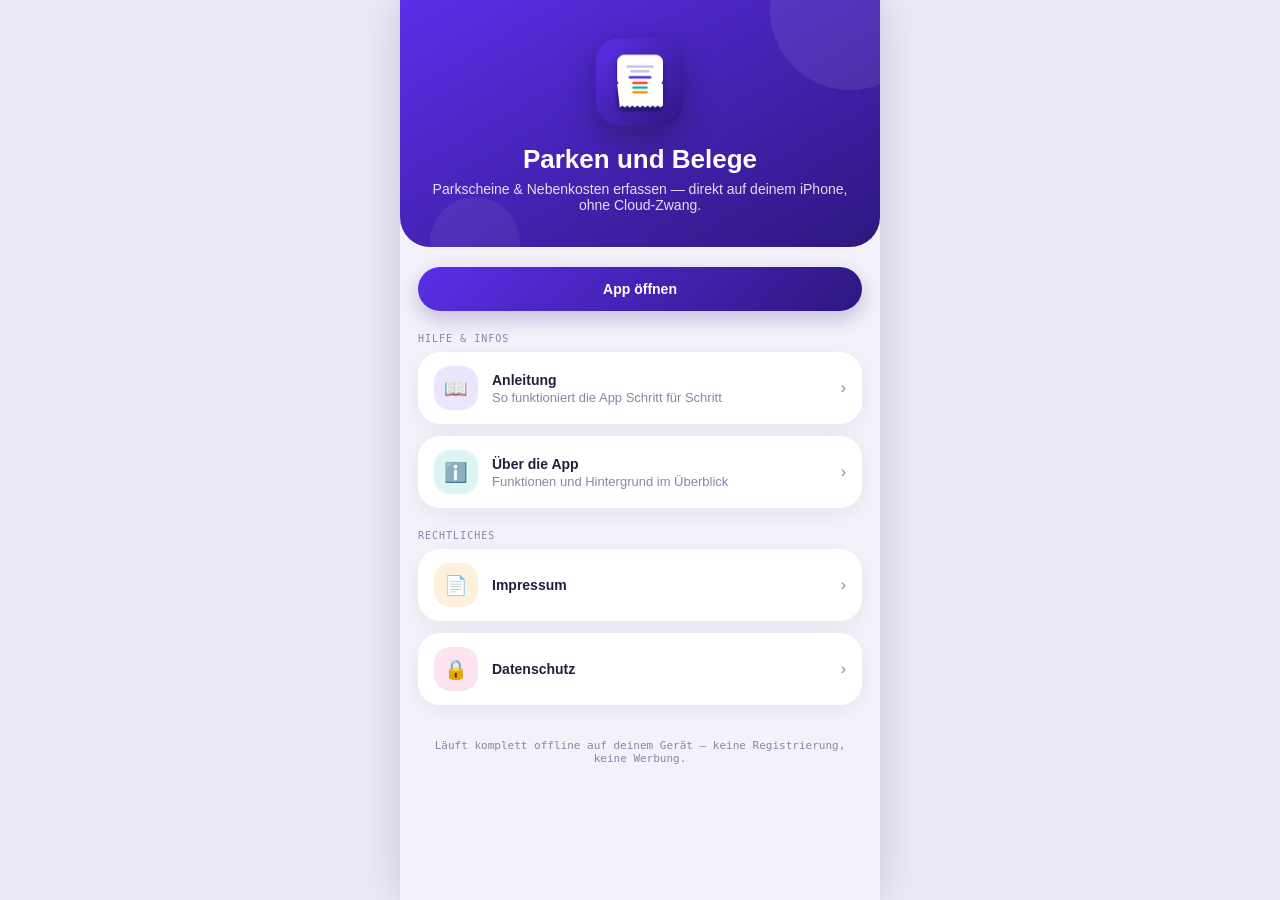
<file: index.html>
<!DOCTYPE html>
<html lang="de">
<head>
<meta charset="UTF-8">
<meta name="viewport" content="width=device-width, initial-scale=1, viewport-fit=cover, maximum-scale=1">
<title>Parken und Belege</title>
<meta name="description" content="Parkscheine und Nebenkosten erfassen, verwalten und als PDF exportieren.">

<link rel="manifest" href="app.webmanifest">
<link rel="apple-touch-icon" href="icon-192.png">
<meta name="apple-mobile-web-app-capable" content="yes">
<meta name="apple-mobile-web-app-status-bar-style" content="black-translucent">
<meta name="apple-mobile-web-app-title" content="Parken & Belege">
<meta name="theme-color" content="#4A2FBF">

<link rel="stylesheet" href="style.css">
<style>
  /* Nur für die Startseite: etwas mehr Luft, da sie ohne die App-Navigation auskommt */
  .start-logo { width: 88px; height: 88px; border-radius: 24px; box-shadow: 0 14px 30px rgba(20,16,35,0.35); }
  .start-tagline { font-size: 14px; color: rgba(255,255,255,0.85); margin-top: 6px; }
  .start-nav-card { display: flex; align-items: center; gap: 14px; text-decoration: none; }
  .start-nav-card .label { font-family: ui-rounded, -apple-system, BlinkMacSystemFont, sans-serif; font-weight: 700; font-size: 14px; color: var(--ink); }
  .start-nav-card .sub { font-family: -apple-system, BlinkMacSystemFont, sans-serif; font-size: 13px; color: var(--sub); margin-top: 2px; }
</style>
</head>
<body>
<div id="app">
  <div class="header" style="text-align:center;padding-top:max(38px, env(safe-area-inset-top));padding-bottom:34px;border-radius:0 0 30px 30px;">
    <div class="blob1"></div><div class="blob2"></div>
    <img class="start-logo" src="icon-192.png" alt="App-Icon Parken und Belege">
    <div class="header-title" style="margin-top:14px;font-size:26px;">Parken und Belege</div>
    <div class="start-tagline">Parkscheine &amp; Nebenkosten erfassen — direkt auf deinem iPhone, ohne Cloud-Zwang.</div>
  </div>

  <div class="content" style="padding-top:20px">
    <a href="app.html" class="btn-primary" style="display:flex;align-items:center;justify-content:center;text-decoration:none;">App öffnen</a>

    <div style="font-family:ui-monospace, monospace;font-size:10px;color:var(--sub);letter-spacing:1px;margin:22px 0 8px">HILFE &amp; INFOS</div>

    <a href="app.html?screen=guide" class="card start-nav-card">
      <div style="width:44px;height:44px;border-radius:16px;background:rgba(91,46,232,0.12);color:var(--violet);display:flex;align-items:center;justify-content:center;flex-shrink:0;font-size:19px;">📖</div>
      <div style="flex:1">
        <div class="label">Anleitung</div>
        <div class="sub">So funktioniert die App Schritt für Schritt</div>
      </div>
      <div style="color:var(--sub)">›</div>
    </a>

    <a href="app.html?screen=about" class="card start-nav-card">
      <div style="width:44px;height:44px;border-radius:16px;background:rgba(0,191,166,0.14);color:var(--teal);display:flex;align-items:center;justify-content:center;flex-shrink:0;font-size:19px;">ℹ️</div>
      <div style="flex:1">
        <div class="label">Über die App</div>
        <div class="sub">Funktionen und Hintergrund im Überblick</div>
      </div>
      <div style="color:var(--sub)">›</div>
    </a>

    <div style="font-family:ui-monospace, monospace;font-size:10px;color:var(--sub);letter-spacing:1px;margin:22px 0 8px">RECHTLICHES</div>

    <a href="impressum.html" class="card start-nav-card">
      <div style="width:44px;height:44px;border-radius:16px;background:rgba(255,149,0,0.14);color:var(--amber);display:flex;align-items:center;justify-content:center;flex-shrink:0;font-size:19px;">📄</div>
      <div style="flex:1">
        <div class="label">Impressum</div>
      </div>
      <div style="color:var(--sub)">›</div>
    </a>

    <a href="datenschutz.html" class="card start-nav-card">
      <div style="width:44px;height:44px;border-radius:16px;background:rgba(236,61,150,0.14);color:var(--pink);display:flex;align-items:center;justify-content:center;flex-shrink:0;font-size:19px;">🔒</div>
      <div style="flex:1">
        <div class="label">Datenschutz</div>
      </div>
      <div style="color:var(--sub)">›</div>
    </a>

    <div style="text-align:center;padding:22px 0 8px;font-size:11px;color:var(--sub);font-family:ui-monospace, monospace">
      Läuft komplett offline auf deinem Gerät — keine Registrierung, keine Werbung.
    </div>
  </div>
</div>
<script src="db.js"></script>
<script>
  dbGetMeta('darkMode').then(dark => document.body.classList.toggle('dark', !!dark)).catch(() => {});
</script>
</body>
</html>
</file>
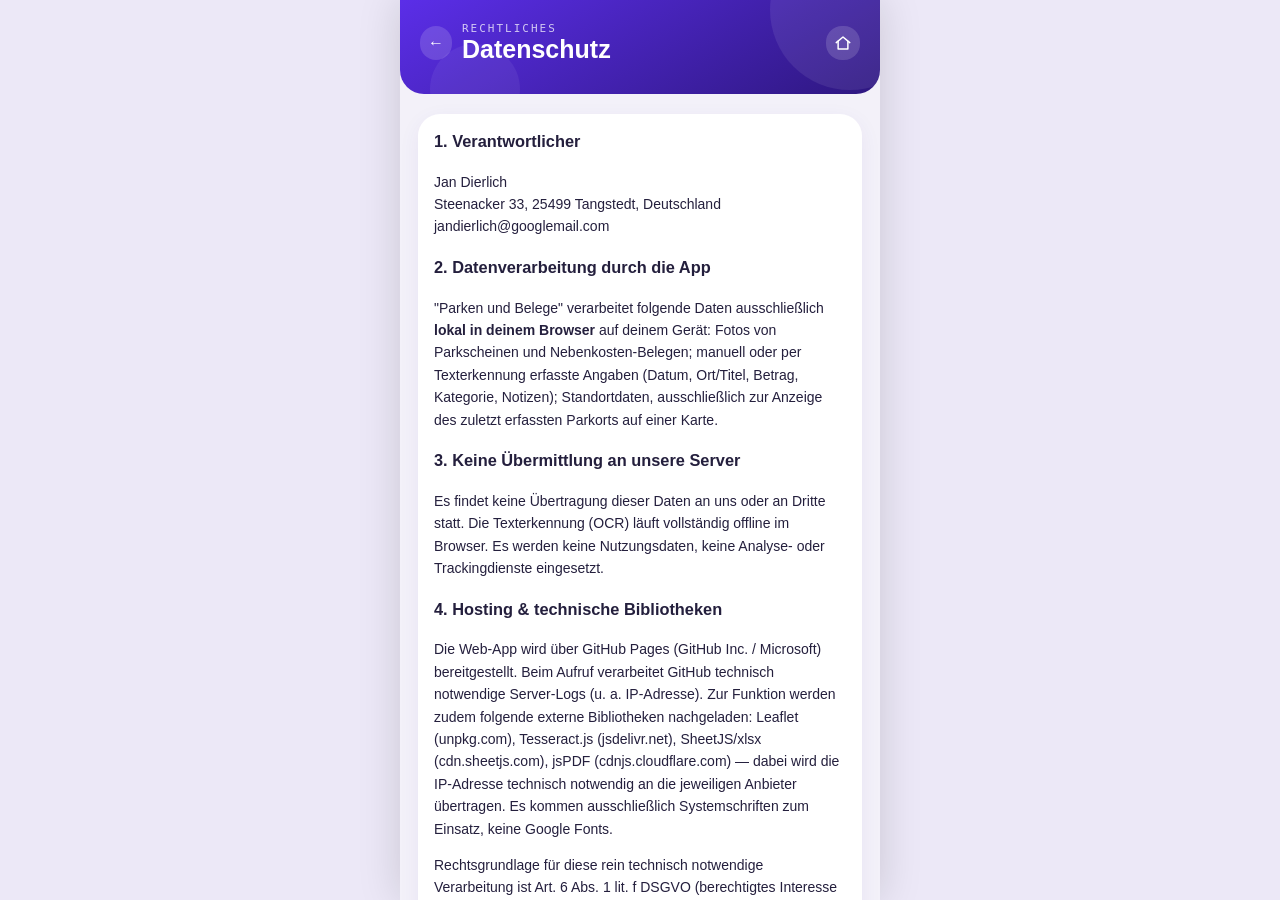
<file: datenschutz.html>
<!DOCTYPE html>
<html lang="de">
<head>
<meta charset="UTF-8">
<meta name="viewport" content="width=device-width, initial-scale=1">
<title>Datenschutzerklärung — Parken und Belege</title>
<link rel="manifest" href="app.webmanifest">
<link rel="apple-touch-icon" href="icon-192.png">
<meta name="theme-color" content="#4A2FBF">
<link rel="stylesheet" href="style.css">
</head>
<body>
<div id="app">
  <div class="header">
    <div class="blob1"></div><div class="blob2"></div>
    <div class="header-row">
      <a href="app.html" class="header-btn" style="text-decoration:none;display:flex">←</a>
      <div style="flex:1"><div class="header-sub">Rechtliches</div><div class="header-title">Datenschutz</div></div>
      <a href="index.html" class="header-btn" style="text-decoration:none;display:flex" title="Zur Startseite"><svg width="18" height="18" viewBox="0 0 24 24" fill="none" stroke="currentColor" stroke-width="2" stroke-linecap="round" stroke-linejoin="round"><path d="M3 11.5 12 4l9 7.5"/><path d="M5.5 9.5V20h13V9.5"/></svg></a>
    </div>
  </div>
  <div class="content" style="padding-top:20px;font-size:14px;line-height:1.6">
    <div class="card">
      <h3 style="margin-top:0">1. Verantwortlicher</h3>
      <p>Jan Dierlich<br>Steenacker 33, 25499 Tangstedt, Deutschland<br>jandierlich@googlemail.com</p>

      <h3>2. Datenverarbeitung durch die App</h3>
      <p>"Parken und Belege" verarbeitet folgende Daten ausschließlich <strong>lokal in deinem Browser</strong> auf deinem Gerät: Fotos von Parkscheinen und Nebenkosten-Belegen; manuell oder per Texterkennung erfasste Angaben (Datum, Ort/Titel, Betrag, Kategorie, Notizen); Standortdaten, ausschließlich zur Anzeige des zuletzt erfassten Parkorts auf einer Karte.</p>

      <h3>3. Keine Übermittlung an unsere Server</h3>
      <p>Es findet keine Übertragung dieser Daten an uns oder an Dritte statt. Die Texterkennung (OCR) läuft vollständig offline im Browser. Es werden keine Nutzungsdaten, keine Analyse- oder Trackingdienste eingesetzt.</p>

      <h3>4. Hosting & technische Bibliotheken</h3>
      <p>Die Web-App wird über GitHub Pages (GitHub Inc. / Microsoft) bereitgestellt. Beim Aufruf verarbeitet GitHub technisch notwendige Server-Logs (u. a. IP-Adresse). Zur Funktion werden zudem folgende externe Bibliotheken nachgeladen: Leaflet (unpkg.com), Tesseract.js (jsdelivr.net), SheetJS/xlsx (cdn.sheetjs.com), jsPDF (cdnjs.cloudflare.com) — dabei wird die IP-Adresse technisch notwendig an die jeweiligen Anbieter übertragen. Es kommen ausschließlich Systemschriften zum Einsatz, keine Google Fonts.</p>
      <p>Rechtsgrundlage für diese rein technisch notwendige Verarbeitung ist Art. 6 Abs. 1 lit. f DSGVO (berechtigtes Interesse an einer zuverlässigen, kostenfreien Bereitstellung der App). Ein Cookie-Consent-Banner ist nicht erforderlich: Die App setzt keine Cookies, und die lokale Speicherung deiner Daten im Browser (IndexedDB) fällt unter die Ausnahme des § 25 Abs. 2 Nr. 2 TDDDG, da sie unbedingt erforderlich ist, um die von dir ausdrücklich gewünschte Funktion (Speichern deiner Belege) bereitzustellen.</p>
      <p>Die genannten Anbieter (GitHub/Microsoft, Cloudflare) haben ihren Sitz bzw. Serverstandorte teilweise in den USA. Beide sind aktuell nach dem EU-US Data Privacy Framework zertifiziert, das von der EU-Kommission als Grundlage für solche Datenübermittlungen anerkannt ist. Da dieser Rahmen rechtlich und politisch in Bewegung ist, kann sich das künftig ändern — verlässliche, tagesaktuelle Auskunft dazu geben nur die Anbieter selbst oder eine rechtliche Beratung.</p>

      <h3>5. Kartendarstellung</h3>
      <p>Kartendaten: © OpenStreetMap-Mitwirkende, Open Database License. Die Kartenkacheln werden direkt von tile.openstreetmap.org geladen (Betreiber: OpenStreetMap Foundation, Vereinigtes Königreich); dabei wird die IP-Adresse technisch notwendig übertragen.</p>

      <h3>6. Kamera-, Standort- und Mikrofonzugriff</h3>
      <p>Die App fragt Zugriff auf Kamera (zum Scannen von Belegen), Standort (zur Kartenanzeige) und Mikrofon (für optionale Sprachnotizen) an. Sprachnotizen werden ebenso wie Fotos ausschließlich lokal auf deinem Gerät gespeichert, nicht übertragen. Diese Berechtigungen können jederzeit in den Safari-/iPhone-Einstellungen widerrufen werden.</p>

      <h3>7. Speicherdauer und Löschung</h3>
      <p>Die Daten verbleiben im Browser-Speicher, bis du sie selbst löschst oder die Website-Daten in Safari leerst. Ein manueller Export/Backup ist über die Download-Funktion in der App möglich.</p>

      <h3>8. Deine Rechte</h3>
      <p>Da keine Beleg- oder Nutzungsdaten außerhalb deines Geräts verarbeitet werden, liegt die vollständige Kontrolle bei dir. Dir stehen unabhängig davon die Rechte auf Auskunft, Berichtigung, Löschung, Einschränkung der Verarbeitung, Datenübertragbarkeit und Widerspruch gemäß Art. 15–21 DSGVO zu. Bei Fragen: jandierlich@googlemail.com</p>
      <p>Du hast außerdem das Recht, dich bei einer Datenschutz-Aufsichtsbehörde zu beschweren, z. B. bei der für deinen Wohnort zuständigen Landesdatenschutzbehörde.</p>
    </div>
  </div>
</div>
<script src="db.js"></script>
<script>
  dbGetMeta('darkMode').then(dark => document.body.classList.toggle('dark', !!dark)).catch(() => {});
</script>
</body>
</html>
</file>
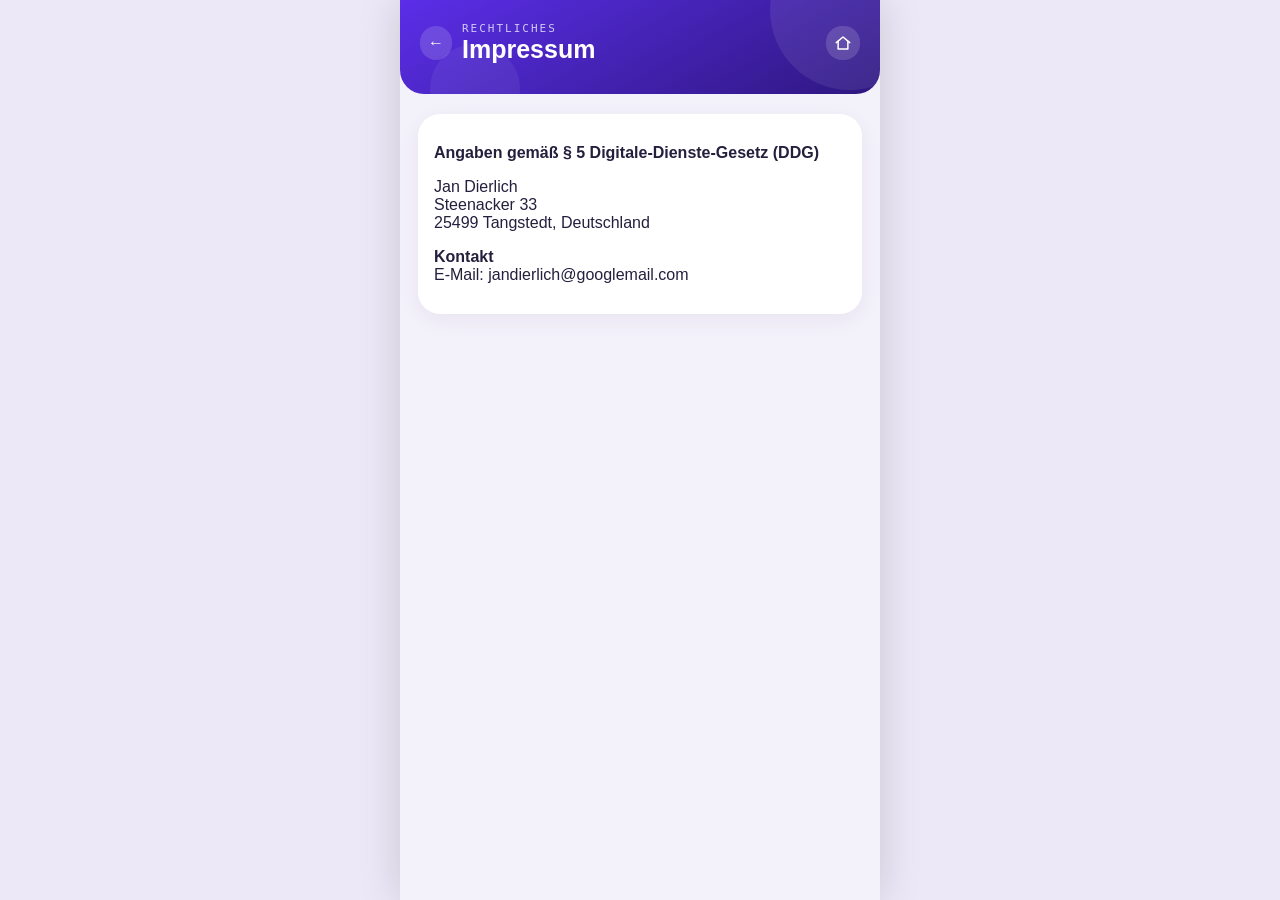
<file: impressum.html>
<!DOCTYPE html>
<html lang="de">
<head>
<meta charset="UTF-8">
<meta name="viewport" content="width=device-width, initial-scale=1">
<title>Impressum — Parken und Belege</title>
<link rel="manifest" href="app.webmanifest">
<link rel="apple-touch-icon" href="icon-192.png">
<meta name="theme-color" content="#4A2FBF">
<link rel="stylesheet" href="style.css">
</head>
<body>
<div id="app">
  <div class="header">
    <div class="blob1"></div><div class="blob2"></div>
    <div class="header-row">
      <a href="app.html" class="header-btn" style="text-decoration:none;display:flex">←</a>
      <div style="flex:1"><div class="header-sub">Rechtliches</div><div class="header-title">Impressum</div></div>
      <a href="index.html" class="header-btn" style="text-decoration:none;display:flex" title="Zur Startseite"><svg width="18" height="18" viewBox="0 0 24 24" fill="none" stroke="currentColor" stroke-width="2" stroke-linecap="round" stroke-linejoin="round"><path d="M3 11.5 12 4l9 7.5"/><path d="M5.5 9.5V20h13V9.5"/></svg></a>
    </div>
  </div>
  <div class="content" style="padding-top:20px">
    <div class="card">
      <p><strong>Angaben gemäß § 5 Digitale-Dienste-Gesetz (DDG)</strong></p>
      <p>
        Jan Dierlich<br>
        Steenacker 33<br>
        25499 Tangstedt, Deutschland
      </p>
      <p><strong>Kontakt</strong><br>E-Mail: jandierlich@googlemail.com</p>
    </div>
  </div>
</div>
<script src="db.js"></script>
<script>
  dbGetMeta('darkMode').then(dark => document.body.classList.toggle('dark', !!dark)).catch(() => {});
</script>
</body>
</html>
</file>
<file: style.css>
:root {
  --bg: #F3F1F9;
  --card: #FFFFFF;
  --ink: #241F3D;
  --sub: #8A85A6;
  --violet: #5B2EE8;
  --violet-deep: #2E1780;
  --coral: #FF4757;
  --teal: #00BFA6;
  --amber: #FF9500;
  --pink: #EC3D96;
  --line: #ECE8F7;
  --amount: #16294D;
  color-scheme: light;
}

body.dark {
  --bg: #17151F;
  --card: #221F30;
  --ink: #F0EEF9;
  --sub: #A79FC7;
  --line: #322C46;
  --amount: #9DBCFF;
  --violet: #8368FF;
  --pink: #FF6BB8;
  --coral: #FF7B7B;
  color-scheme: dark;
}

* { box-sizing: border-box; }
button { touch-action: manipulation; }

html, body {
  margin: 0;
  padding: 0;
  background: var(--bg);
  color: var(--ink);
  font-family: -apple-system, BlinkMacSystemFont, sans-serif;
  -webkit-tap-highlight-color: transparent;
  overscroll-behavior-y: contain;
  height: 100%;
  overflow: hidden;
}

.form-screen {
  touch-action: pan-y;
  overscroll-behavior-x: none;
}

#app {
  max-width: 480px;
  margin: 0 auto;
  height: 100vh;
  height: 100dvh;
  display: flex;
  flex-direction: column;
  background: var(--bg);
  overflow: hidden;
  overscroll-behavior-y: contain;
}

.header {
  background: linear-gradient(150deg, var(--violet) 0%, var(--violet-deep) 100%);
  color: #fff;
  padding: max(22px, env(safe-area-inset-top)) 20px 30px;
  position: relative;
  overflow: hidden;
  border-radius: 0 0 24px 24px;
}
.header-dashboard {
  background: linear-gradient(150deg, var(--violet-deep) 0%, #1B0F52 100%);
}
.header .blob1 { position: absolute; width: 160px; height: 160px; border-radius: 50%; background: rgba(255,255,255,0.08); top: -70px; right: -50px; }
.header .blob2 { position: absolute; width: 90px; height: 90px; border-radius: 50%; background: rgba(255,255,255,0.06); bottom: -40px; left: 30px; }
.header-row { position: relative; display: flex; align-items: center; gap: 10px; }
.header-sub { font-size: 11px; letter-spacing: 2px; opacity: 0.75; text-transform: uppercase; font-family: ui-monospace, monospace; }
.header-title { font-size: 25px; font-weight: 700; font-family: ui-rounded, -apple-system, BlinkMacSystemFont, sans-serif; }
.header-btn { background: rgba(255,255,255,0.15); border: none; color: #fff; border-radius: 16px; padding: 8px; cursor: pointer; display: flex; }

.content { flex: 1; overflow-y: auto; padding: 0 18px calc(100px + env(safe-area-inset-bottom)); overscroll-behavior-y: contain; }

.card {
  background: var(--card);
  border-radius: 22px;
  padding: 14px 16px;
  margin-bottom: 12px;
  box-shadow: 0 6px 22px rgba(60,40,150,0.06);
}

.summary-card {
  margin-top: 16px;
  margin-bottom: 16px;
  box-shadow: 0 12px 32px rgba(60,40,150,0.12);
  display: flex;
  justify-content: space-between;
  align-items: center;
}
.summary-card .amount { font-family: ui-monospace, monospace; font-size: 17px; font-weight: 700; color: var(--amount); }
.summary-sub { font-size: 12px; color: var(--sub); }
.summary-photos { font-family: ui-monospace, monospace; font-size: 11px; color: var(--violet); font-weight: 600; margin-top: 2px; }

.entry-row { display: flex; align-items: center; gap: 12px; }
.entry-badge {
  width: 42px; height: 42px; border-radius: 18px; flex-shrink: 0;
  display: flex; align-items: center; justify-content: center;
  font-family: ui-monospace, monospace; font-size: 11px; font-weight: 700;
  background: linear-gradient(135deg, var(--violet), var(--violet-deep)); color: #fff;
  overflow: hidden;
}
.entry-badge img { width: 100%; height: 100%; object-fit: cover; }
.entry-main { flex: 1; min-width: 0; }
.entry-title { font-family: ui-rounded, -apple-system, BlinkMacSystemFont, sans-serif; font-weight: 700; font-size: 14px; white-space: nowrap; overflow: hidden; text-overflow: ellipsis; }
.entry-date { font-family: ui-monospace, monospace; font-size: 11px; color: var(--sub); }
.entry-amount { font-family: ui-monospace, monospace; font-size: 17px; font-weight: 700; color: var(--amount); }
.entry-cat { font-size: 10px; font-family: ui-monospace, monospace; font-weight: 600; letter-spacing: 0.5px; }

.fab {
  position: fixed; right: calc(50% - 240px + 22px); bottom: calc(100px + env(safe-area-inset-bottom)); width: 58px; height: 58px; border-radius: 50%;
  border: none; background: linear-gradient(135deg, var(--coral), var(--pink)); color: #fff; cursor: pointer;
  display: flex; align-items: center; justify-content: center; box-shadow: 0 10px 24px rgba(239,93,168,0.45);
  z-index: 20;
}
@media (max-width: 520px) { .fab { right: 22px; } }

.tabbar {
  position: fixed; left: calc(50% - 240px + 14px); right: calc(50% - 240px + 14px);
  bottom: env(safe-area-inset-bottom);
  background: var(--card); border-radius: 26px; border: 1px solid var(--line);
  padding: 8px 10px; display: flex; z-index: 10;
  box-shadow: 0 10px 30px rgba(30,20,70,0.18);
  transition: transform 0.25s ease, opacity 0.25s ease;
}
.tabbar.tabbar-hidden { transform: translateY(140%); opacity: 0; }
@media (max-width: 520px) { .tabbar { left: 14px; right: 14px; } }
.tab-btn {
  flex: 1; display: flex; flex-direction: column; align-items: center; gap: 3px; padding: 6px 2px;
  background: transparent; border: none; cursor: pointer; color: var(--sub); font-family: ui-monospace, monospace; font-size: 10px;
}
.tab-btn.active { color: var(--violet); }

.btn-primary {
  width: 100%; padding: 14px; border-radius: 22px; border: none; cursor: pointer;
  background: linear-gradient(135deg, var(--violet), var(--violet-deep)); color: #fff;
  font-family: ui-rounded, -apple-system, BlinkMacSystemFont, sans-serif; font-weight: 700; font-size: 14px;
  box-shadow: 0 8px 20px rgba(60,40,150,0.25);
  display: flex; align-items: center; justify-content: center; gap: 6px;
}
.btn-secondary {
  width: 100%; padding: 14px; border-radius: 22px; border: 2px solid var(--violet); background: transparent;
  color: var(--violet); font-family: ui-rounded, -apple-system, BlinkMacSystemFont, sans-serif; font-weight: 700; font-size: 14px; cursor: pointer;
  display: flex; align-items: center; justify-content: center; gap: 6px;
}
.btn-row { display: flex; gap: 10px; }
.btn-row > * { flex: 1; }

label.field-label { font-size: 10px; letter-spacing: 1.2px; color: var(--sub); text-transform: uppercase; margin-bottom: 5px; display: block; font-family: ui-monospace, monospace; }
input, select, textarea {
  width: 100%; box-sizing: border-box; padding: 12px 14px; border-radius: 20px; border: 2px solid var(--line);
  font-family: -apple-system, BlinkMacSystemFont, sans-serif; font-size: 15px; margin-bottom: 16px; background: var(--card); color: var(--ink);
}
textarea { resize: vertical; min-height: 60px; }

input[type="date"] {
  max-width: 100%;
  min-width: 0;
  box-sizing: border-box;
}

.photo-capture-wrap { position: relative; margin-bottom: 16px; }
.photo-capture {
  height: 220px; border-radius: 26px; display: flex; align-items: center; justify-content: center;
  color: #fff; font-size: 13px; gap: 8px; cursor: pointer; border: none; width: 100%;
  background: linear-gradient(135deg, var(--violet-deep), var(--violet)); overflow: hidden; position: relative;
}
.photo-capture img { position: absolute; inset: 0; width: 100%; height: 100%; object-fit: contain; background: rgba(0,0,0,0.15); }
.photo-capture .overlay-text { position: relative; background: rgba(0,0,0,0.35); padding: 6px 12px; border-radius: 16px; }
.photo-retake-btn {
  position: absolute; right: 10px; bottom: 10px; width: 36px; height: 36px; border-radius: 50%; border: none;
  background: rgba(20,16,35,0.6); color: #fff; display: flex; align-items: center; justify-content: center; cursor: pointer;
}
.photo-lightbox-overlay {
  position: fixed; inset: 0; background: rgba(10,8,20,0.92); z-index: 2100;
  display: flex; align-items: center; justify-content: center; padding: max(16px, env(safe-area-inset-top)) 16px 16px;
  box-sizing: border-box;
}
.photo-lightbox-overlay img { max-width: 100%; max-height: 100%; object-fit: contain; border-radius: 16px; }
.photo-lightbox-close {
  position: absolute; top: max(16px, env(safe-area-inset-top)); right: 16px; width: 40px; height: 40px; border-radius: 50%;
  border: none; background: rgba(255,255,255,0.15); color: #fff; font-size: 18px; display: flex; align-items: center; justify-content: center; cursor: pointer;
}

.ocr-field {
  display: flex; align-items: center; justify-content: space-between; background: var(--card); border-radius: 20px;
  padding: 12px 15px; border: 2px solid var(--amber); margin-bottom: 4px;
}
.ocr-field.confirmed { border-color: var(--teal); }
.ocr-field .value { font-family: ui-rounded, -apple-system, BlinkMacSystemFont, sans-serif; font-weight: 700; font-size: 14px; }
.ocr-hint { font-size: 10px; color: var(--amber); margin: 2px 0 14px; font-family: -apple-system, BlinkMacSystemFont, sans-serif; }

.icon-btn { border: none; background: transparent; cursor: pointer; display: flex; align-items: center; justify-content: center; color: var(--sub); }

.empty-state { text-align: center; padding: 40px 20px; color: var(--sub); font-size: 13px; }

.backup-banner {
  background: linear-gradient(135deg, var(--amber), #E8862A); color: #fff; border-radius: 20px; padding: 12px 14px;
  margin-bottom: 14px; font-size: 13px; display: flex; align-items: center; gap: 10px; cursor: pointer;
}

.search-bar { display: flex; align-items: center; gap: 8px; background: var(--card); border-radius: 20px; padding: 4px 14px; margin-bottom: 12px; border: 2px solid var(--line); }
.search-bar input { border: none; margin: 0; padding: 8px 0; }

.swipe-actions { display: flex; gap: 6px; }
.swipe-actions button { border: none; border-radius: 16px; width: 34px; height: 34px; display: flex; align-items: center; justify-content: center; cursor: pointer; }

#map { width: 100%; height: 100%; border-radius: 0; }
.map-wrap { position: relative; flex: 1; }
.map-info-card { position: absolute; left: 14px; right: 14px; bottom: 14px; z-index: 500; }

.chart-bars { display: flex; align-items: flex-end; gap: 6px; height: 60px; margin-top: 10px; }
.chart-bars > div { flex: 1; border-radius: 10px; background: linear-gradient(180deg, var(--violet), transparent); }

.total-strip { display: flex; justify-content: space-between; padding: 17px 18px; margin-top: 8px; border-radius: 26px; color: #fff; background: linear-gradient(135deg, var(--violet), var(--violet-deep)); box-shadow: 0 10px 24px rgba(60,40,150,0.25); font-family: ui-rounded, -apple-system, BlinkMacSystemFont, sans-serif; }

.confetti-container { position: fixed; inset: 0; pointer-events: none; z-index: 900; overflow: hidden; }
.confetti-particle {
  position: absolute;
  border-radius: 50%;
  opacity: 1;
  animation: confetti-burst 900ms cubic-bezier(.15,.7,.3,1) forwards;
}
@keyframes confetti-burst {
  0% { transform: translate(0, 0) scale(0.6); opacity: 1; }
  70% { opacity: 1; }
  100% { transform: var(--end-transform); opacity: 0; }
}

/* Eigene modale Dialoge — ersetzen die nativen alert()/confirm()-Popups des Browsers,
   damit Hinweise und Rückfragen wie der Rest der App aussehen (statt wie ein System-Dialog). */
.app-modal-overlay {
  position: fixed; inset: 0; background: rgba(20,16,35,0.55); z-index: 2000;
  display: flex; align-items: center; justify-content: center; padding: 24px; box-sizing: border-box;
  animation: modalFadeIn 0.18s ease;
}
.app-modal-card {
  background: var(--card); color: var(--ink); border-radius: 26px; padding: 22px 20px;
  max-width: 340px; width: 100%; box-shadow: 0 20px 50px rgba(20,16,35,0.35);
  animation: modalPopIn 0.18s ease;
}
.app-modal-text { font-size: 14px; line-height: 1.5; white-space: pre-line; margin-bottom: 18px; }
.app-modal-actions { display: flex; gap: 10px; }
.app-modal-btn {
  flex: 1; padding: 12px; border-radius: 20px; border: none;
  font-family: ui-rounded, -apple-system, BlinkMacSystemFont, sans-serif; font-weight: 700; font-size: 14px; cursor: pointer;
}
.app-modal-btn-primary { background: var(--violet); color: #fff; }
.app-modal-btn-secondary { background: transparent; color: var(--sub); border: 2px solid var(--line); }
@keyframes modalFadeIn { from { opacity: 0; } to { opacity: 1; } }
@keyframes modalPopIn { from { opacity: 0; transform: scale(0.92) translateY(6px); } to { opacity: 1; transform: scale(1) translateY(0); } }

/* Sanfter Übergang beim Bildschirmwechsel, statt hartem Umschalten */
#app > div:first-child { animation: screenFadeIn 0.22s ease; }
@keyframes screenFadeIn { from { opacity: 0; } to { opacity: 1; } }

/* Größere Bildschirme (z. B. iPad, Safari-Fenster) — Inhalt mittig in nutzbarer Breite statt
   auf voller Breite zu verlaufen. Auf dem iPhone (die Haupt-Zielplattform) ändert sich nichts. */
@media (min-width: 521px) {
  body { display: flex; justify-content: center; background: var(--line); }
  #app { max-width: 480px; width: 100%; background: var(--bg); box-shadow: 0 0 40px rgba(0,0,0,0.15); }
}
</file>
